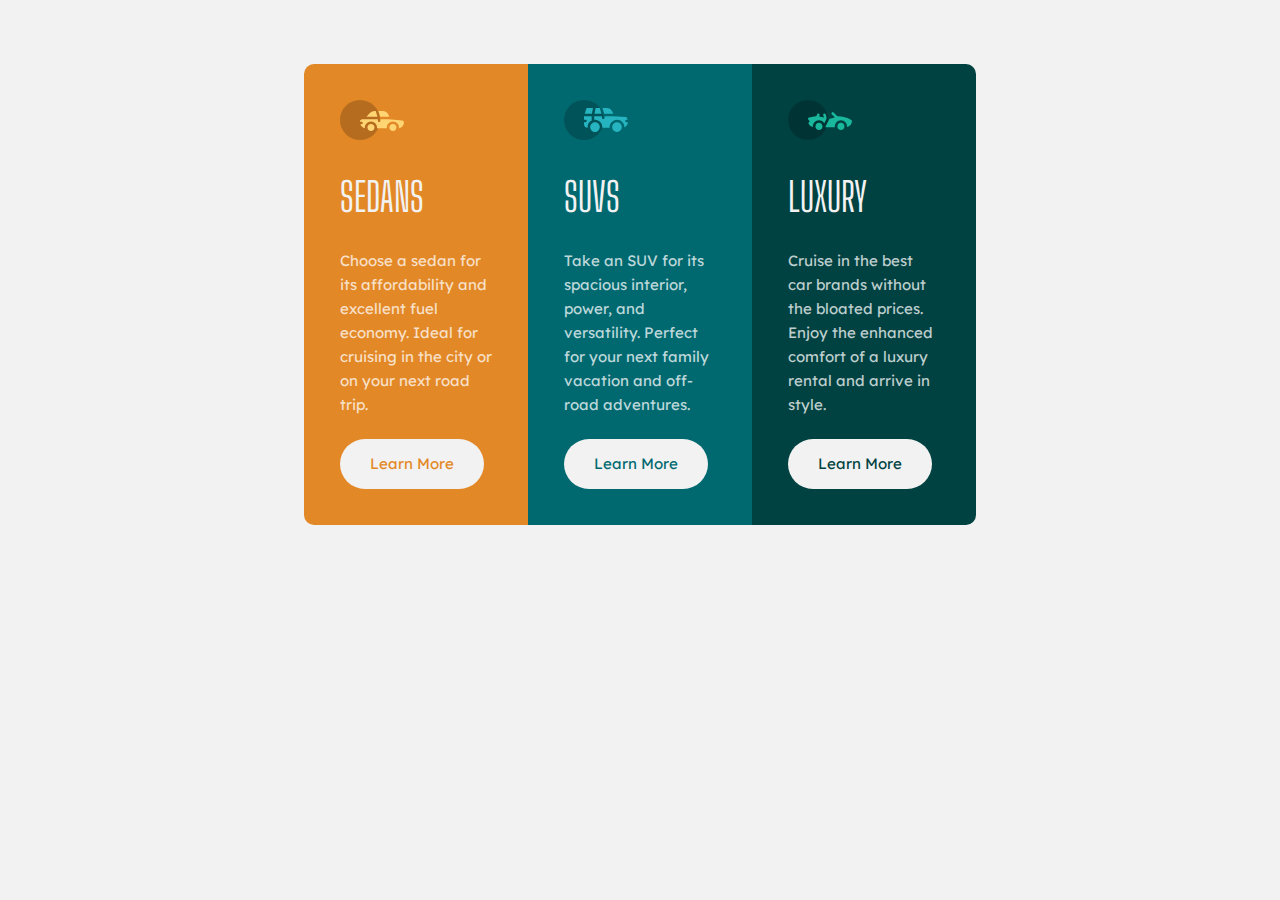
<file: index.html>
<!DOCTYPE html>
<html lang="en">
<head>
    <meta charset="UTF-8">
    <meta http-equiv="X-UA-Compatible" content="IE=edge">
    <meta name="viewport" content="width=device-width, initial-scale=1.0">
    <title>CSS Flexbox and Grid Layout</title>

    <link rel="preconnect" href="https://fonts.googleapis.com">
<link rel="preconnect" href="https://fonts.gstatic.com" crossorigin>
<link href="https://fonts.googleapis.com/css2?family=Big+Shoulders+Display:wght@700&family=Lexend+Deca&display=swap" rel="stylesheet">
<link rel="stylesheet" href="styles/style.css">

</head>
<body>
    <div class="container">
        <div class="card card-sedan">
            <div class="card-img">
                <img src="./images/icon-sedans.svg" alt="icon-sedans">
            </div>
            <div class="card-title">
                Sedans
            </div>
            <div class="card-description">
                Choose a sedan for its affordability and excellent fuel economy. 
                Ideal for cruising in the city or on your next road trip.
            </div>
            <div class="btn">
                <a class="link-sedan" href="#">Learn More</a>
            </div>
        </div>

        <div class="card card-suvs">
            <div class="card-img">
                <img src="./images/icon-suvs.svg" alt="icon-suvs">
            </div>
            <div class="card-title">
                SUVS
            </div>
            <div class="card-description">
                Take an SUV for its spacious interior, power, and versatility. 
                Perfect for your next family vacation and off-road adventures.
            </div>
            <div class="btn">
                <a class="link-suvs" href="#">Learn More</a>
            </div>
        </div>

        <div class="card card-luxury">
            <div class="card-img">
                <img src="./images/icon-luxury.svg" alt="icon-luxury">
            </div>
            <div class="card-title">
                LUXURY
            </div>
            <div class="card-description">
                Cruise in the best car brands without the bloated prices. 
                Enjoy the enhanced comfort of a luxury rental and arrive in style.
            </div>
            <div class="btn">
                <a class="link-luxury" href="#">Learn More</a>
            </div>
        </div>
    </div>

    
    
</body>
</html>
</file>
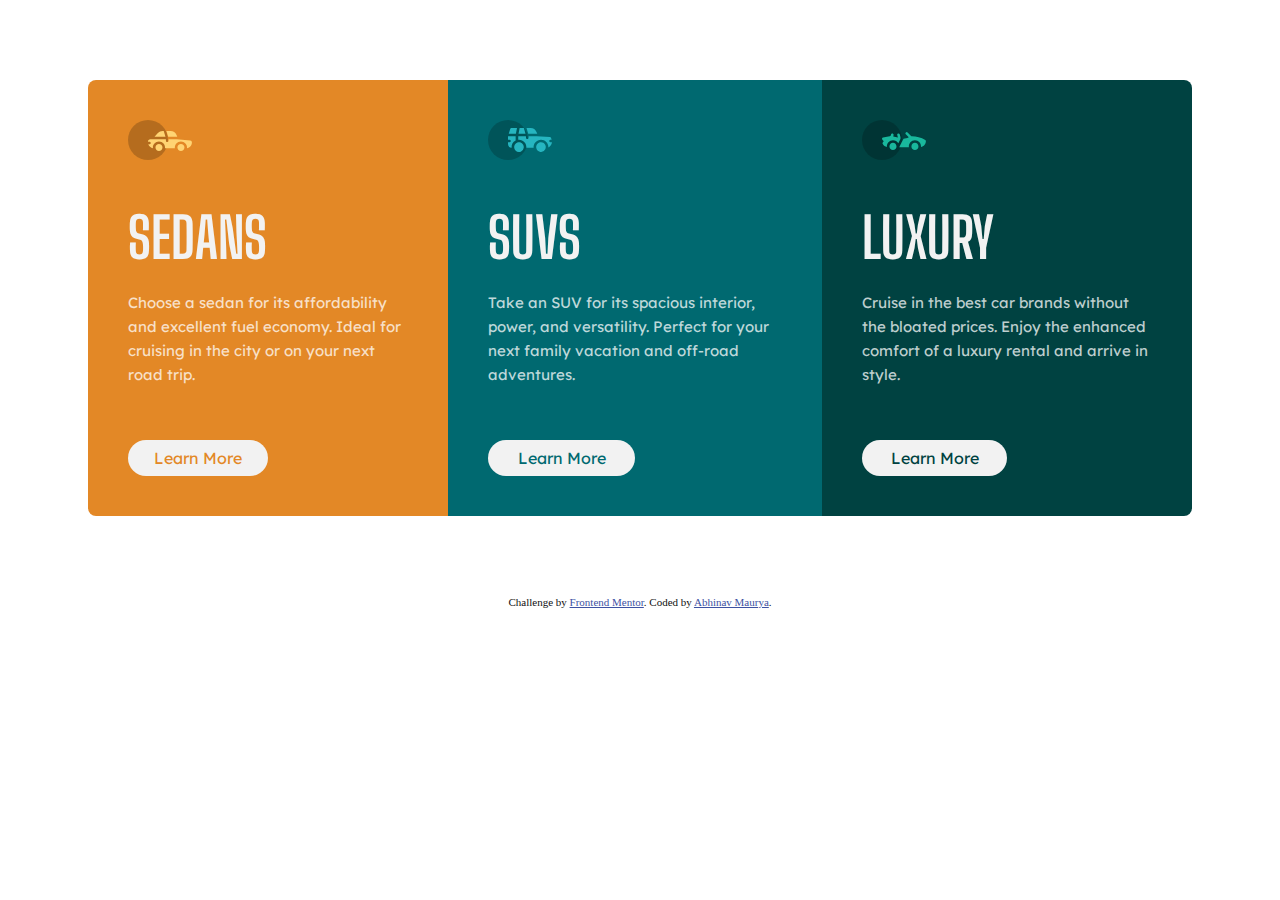
<file: _downloads_/MyTask/3-column-preview-card-component-master/index.html>
<!DOCTYPE html>
<html lang="en">
<head>
  <meta charset="UTF-8">
  <meta name="viewport" content="width=device-width, initial-scale=1.0"> <!-- displays site properly based on user's device -->

  <link rel="icon" type="image/png" sizes="32x32" href="./images/favicon-32x32.png">
  <link rel="stylesheet" href="style.css">
  
  <title>Frontend Mentor | 3-column preview card component</title>

  <style>
    .attribution { font-size: 11px; text-align: center; color: #111;}
    .attribution a { color: hsl(228, 45%, 44%); }
  </style>
</head>
<body>
  <div class="container">
    <div class="first-column">
      <svg width="64" height="40" xmlns="http://www.w3.org/2000/svg"><g fill="none" fill-rule="evenodd"><circle fill="#000" opacity=".201" cx="20" cy="20" r="20"/><path d="M52.936 24.11c1.942 0 3.517 1.542 3.517 3.445 0 1.903-1.575 3.445-3.517 3.445s-3.516-1.542-3.516-3.445c0-1.903 1.574-3.445 3.516-3.445zm-21.957 0c1.942 0 3.517 1.542 3.517 3.445 0 1.903-1.575 3.445-3.517 3.445s-3.516-1.542-3.516-3.445c0-1.903 1.574-3.445 3.516-3.445zm6.948-4.848v1.429c0 .716.61 1.293 1.348 1.259a1.295 1.295 0 001.225-1.295v-1.393h8.256l13.483 1.313c.956.093 1.676.881 1.676 1.814 0 2.89-2.126 5.303-4.926 5.819.397-3.557-2.458-6.62-6.053-6.62-3.646 0-6.504 3.14-6.039 6.723h-9.879c.466-3.588-2.397-6.722-6.039-6.722-3.595 0-6.45 3.062-6.052 6.62-2.14-.398-3.916-1.912-4.61-3.931h1.142c.731 0 1.32-.598 1.285-1.322-.033-.678-.629-1.2-1.322-1.2H20v-.251c0-1.274 1.066-2.243 2.306-2.243h15.62zM42.59 11c2.645 0 4.99 1.556 5.972 3.963l.726 1.779H40.17L38.413 11h4.178zm-6.865 0l1.758 5.741H26.505l3.357-3.654A6.502 6.502 0 0134.644 11h1.082z" fill="#FFD473" fill-rule="nonzero"/></g></svg>
      <h1 class="head">Sedans</h1>
      <div class="text-btn">
        <p class="text">Choose a sedan for its affordability and excellent fuel economy. Ideal for cruising in the city 
          or on your next road trip.</p>
        <a href="#" class="btn1">Learn More</a>
      </div>
    </div>

    <div class="second-column">
      <svg width="64" height="40" xmlns="http://www.w3.org/2000/svg"><g fill="none" fill-rule="evenodd"><circle fill="#000" opacity=".201" cx="20" cy="20" r="20"/><path d="M31.002 22.358c2.917 0 5.18 2.593 4.762 5.506a4.828 4.828 0 01-2.962 3.778 4.797 4.797 0 01-5.3-1.165c-1.188-1.26-1.235-2.613-1.263-2.613-.42-2.924 1.857-5.506 4.763-5.506zm22 0c3.457 0 5.798 3.567 4.41 6.744A4.816 4.816 0 0152.3 31.94a4.826 4.826 0 01-4.06-4.077c-.42-2.915 1.846-5.506 4.762-5.506zm-15.04-6.083v1.462a1.29 1.29 0 001.352 1.29c.693-.033 1.227-.631 1.227-1.326v-1.426h8.3l13.056.716a1.29 1.29 0 011.164.917c.27.895.446 1.477.563 1.87h-1.047c-.694 0-1.291.534-1.324 1.228a1.29 1.29 0 001.288 1.352h1.445c-.164 2.225-1.57 4.193-3.6 5.05.13-4.212-3.255-7.63-7.384-7.63-4.317 0-7.762 3.718-7.358 8.086h-7.285c.43-4.655-3.503-8.531-8.131-8.046v-3.543h7.734zm-10.312 0v4.308a7.4 7.4 0 00-4.006 7.274 3.874 3.874 0 01-3.642-3.864v-1.635h1.46a1.29 1.29 0 000-2.58h-1.461v-3.213l.003-.29h7.646zm14.986-8.196c2.65 0 5 1.592 5.984 4.055l.63 1.579a5.525 5.525 0 01-.065-.004l-.026-.002-.034-.002-.022-.002a4.178 4.178 0 00-.224-.006l-.098-.001h-.039l-.136-.001h-.052l-.326-.001H40.211L38.528 8.08zm-13.632 0l-1.122 5.616h-7.144l1.47-4.71a1.29 1.29 0 011.231-.906h5.565zm6.832 0l1.683 5.615h-7.007l1.121-5.615h4.203z" fill="#26B5C0" fill-rule="nonzero"/></g></svg>
      <h1 class="head">SUVs</h1>
      <div class="text-btn">
        <p class="text">Take an SUV for its spacious interior, power, and versatility. Perfect for your next family vacation 
          and off-road adventures.</p>
        <a href="#" class="btn2">Learn More</a>
      </div>
    </div>

    <div class="third-column">
      <svg width="64" height="40" xmlns="http://www.w3.org/2000/svg"><g fill="none" fill-rule="evenodd"><circle fill="#000" opacity=".201" cx="20" cy="20" r="20"/><path d="M30.98 22.835c1.941 0 3.516 1.604 3.516 3.583 0 1.978-1.575 3.582-3.517 3.582s-3.516-1.604-3.516-3.582c0-1.979 1.574-3.583 3.516-3.583zm21.956 0c1.942 0 3.517 1.604 3.517 3.583 0 1.978-1.575 3.582-3.517 3.582s-3.516-1.604-3.516-3.582c0-1.979 1.574-3.583 3.516-3.583zm-9.143-10.45a1.27 1.27 0 011.819 0l3.715 3.784c4.444-.115 9.7 1.142 13.964 3.753.387.237.624.664.624 1.124 0 3.006-2.126 5.514-4.926 6.05.397-3.698-2.458-6.882-6.053-6.882-3.646 0-6.504 3.264-6.039 6.99h-9.669c.76-1.544.993-2.026 1.337-2.711l.082-.162c.421-.835 1.056-2.07 2.883-5.65 1.68-.023 3.47-.408 5.247-1.403l-2.984-3.04a1.328 1.328 0 010-1.854zm-7.68 1.064c.683-.2 1.395.202 1.592.898l.749 2.652a3.46 3.46 0 01-.247 2.51l-1.733 3.395-.216.424c-1.07-1.89-3.06-3.114-5.279-3.114-3.595 0-6.45 3.184-6.052 6.885-1.832-.347-3.414-1.537-4.278-3.276a1.331 1.331 0 01.117-1.376l.955-1.303-1.325-1.295c-.751-.735-.376-2.024.64-2.231l6.614-1.346.13-.026c.092-.019.145-.03.157-.031.314-.146 1.07-.591 1.07-1.506 0-.734.592-1.327 1.316-1.31.712.016 1.268.662 1.256 1.388a4.11 4.11 0 01-.348 1.611 22.69 22.69 0 014.7 1.146l-.7-2.473a1.314 1.314 0 01.882-1.622z" fill="#19B89D" fill-rule="nonzero"/></g></svg>
      <h1 class="head">Luxury</h1>
      <div class="text-btn">
        <p class="text">Cruise in the best car brands without the bloated prices. Enjoy the enhanced comfort of a luxury 
          rental and arrive in style.</p>
        <a href="#" class="btn3">Learn More</a>
      </div>
    </div>
  </div>

  <div class="attribution">
    Challenge by <a href="https://www.frontendmentor.io?ref=challenge" target="_blank">Frontend Mentor</a>. 
    Coded by <a href="#">Abhinav Maurya</a>.
  </div>
</body>
</html>
</file>
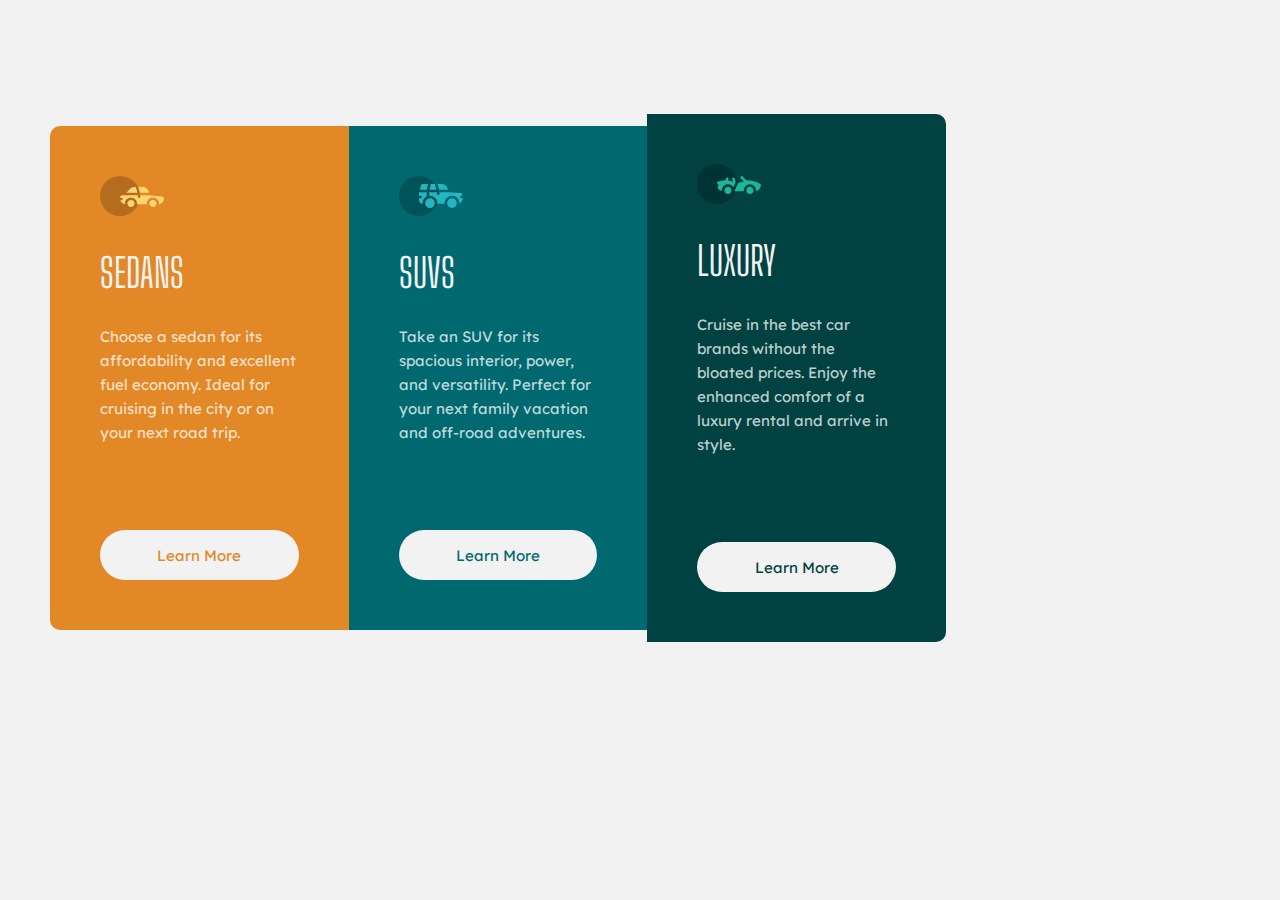
<file: grid.html>
<!DOCTYPE html>
<html lang="en">
<head>
    <meta charset="UTF-8">
    <meta http-equiv="X-UA-Compatible" content="IE=edge">
    <meta name="viewport" content="width=device-width, initial-scale=1.0">
    <title>CSS Grid Layout</title>

    <link rel="preconnect" href="https://fonts.googleapis.com">
<link rel="preconnect" href="https://fonts.gstatic.com" crossorigin>
<link href="https://fonts.googleapis.com/css2?family=Big+Shoulders+Display:wght@700&family=Lexend+Deca&display=swap" rel="stylesheet">
<link rel="stylesheet" href="styles/style2.css">

</head>
<body>
    <div class="container">
        <div class="card card-sedan">
            <div class="card-img">
                <img src="./images/icon-sedans.svg" alt="icon-sedans">
            </div>
            <div class="card-title">
                Sedans
            </div>
            <div class="card-description">
                Choose a sedan for its affordability and excellent fuel economy. 
                Ideal for cruising in the city or on your next road trip.
            </div>
            <div class="btn">
                <a class="link-sedan" href="#">Learn More</a>
            </div>
        </div>

        <div class="card card-suvs">
            <div class="card-img">
                <img src="./images/icon-suvs.svg" alt="icon-suvs">
            </div>
            <div class="card-title">
                SUVS
            </div>
            <div class="card-description">
                Take an SUV for its spacious interior, power, and versatility. 
                Perfect for your next family vacation and off-road adventures.
            </div>
            <div class="btn">
                <a class="link-suvs" href="#">Learn More</a>
            </div>
        </div>

        <div class="card card-luxury">
            <div class="card-img">
                <img src="./images/icon-luxury.svg" alt="icon-luxury">
            </div>
            <div class="card-title">
                LUXURY
            </div>
            <div class="card-description">
                Cruise in the best car brands without the bloated prices. 
                Enjoy the enhanced comfort of a luxury rental and arrive in style.
            </div>
            <div class="btn">
                <a class="link-luxury" href="#">Learn More</a>
            </div>
        </div>
    </div>

    
    
</body>
</html>
</file>
<file: styles/style.css>
/* Variables */
/* Primary */
/* $bg-1: hsl(31,77%, 52%); */
/* $bg-2: hsl(184, 100%,22%); */
/* $bg-3: hsl(179,100%,13%); */

/* Neutral */
/* $paragraphs: hsla(0, 0%, 100%, 0.75); */
/* $buttons: hsl(0, 0%, 95%); */

/* // @import "general" */

/* General styles */
* {
    margin: 0;
    padding: 0;
    box-sizing: border-box;
}

html {
    font-size: 62.5%;
}

body {
    /* font-family: 'Big Shoulders Display', cursive; */
    font-family: 'Lexend Deca', sans-serif;
    background-color: hsl(0, 0%, 95%);

    display: flex;
    align-items: center;
    justify-content: center;
    
    
}

.container {
    display: flex;
    /* flex-direction: column; */
    align-items: center;
    padding-top: 5%;
    justify-content: center;
}

a {
    text-decoration: none;
}

/* Media 1440 Check */
/* @media screen and (min-width:1440px) {} */


.container {
    flex-direction: row;
    min-height: 100%;
    width: 70%;
}
.card {
    padding: 5rem;
}



/* card Style */
.card {
    width: 25%;
    padding: 4%;

    /* width: 30%;
    padding: 5%; */


}

.card:first-child {
    /* border-radius: 0.5rem 0.5rem 0 0; */
    border-radius: 1rem 0 0 1rem;
}

.card:last-child {
    /* border-radius: 0 0 0.5rem 0.5rem; */
    border-radius: 0 1rem 1rem 0;
}



.card-title {
    padding-top: 3rem;
    padding-bottom: 2.8rem;
    font-size: 4rem;
    font-family: 'Big Shoulders Display', cursive;
    color: hsl(0, 0%, 95%);
    text-transform: uppercase;
}

.card-description {
    color: hsla(0, 0%, 100%, 0.75);
    line-height: 2.4rem;
    font-size: 1.5rem;
}

.card-sedan {
    background-color: hsl(31,77%, 52%);
}

.card-suvs {
    background-color: hsl(184, 100%,22%);
}

.card-luxury {
    background-color: hsl(179,100%,13%);
}

.btn {
    background-color: hsl(0, 0%, 95%);
    height: 5rem;
    border-radius: 5rem;
    display: inline-flex;
    align-items: center;
    justify-content: center;
    margin-top: 2.2rem;
    /* margin-top: 8.5rem; */
    cursor: pointer;
    transition: all 0.25s ease;
}

a {
    padding: 0 3rem;
    font-size: 1.5rem;
}

.btn:hover {
    background: none;
    border: 2px solid hsl(0, 0%, 95%);
}

.link-sedan:hover, .link-suvs:hover, .link-luxury:hover {
    color: hsl(0, 0%, 95%);
}



.link-sedan {
    color: hsl(31,77%, 52%)
}

.link-suvs {
    color: hsl(184, 100%,22%);
}
    
.link-luxury {
    color: hsl(179,100%,13%);
}
</file>
<file: _downloads_/MyTask/3-column-preview-card-component-master/style.css>
@import url(https://fonts.googleapis.com/css?family=Lexend+Deca:regular);
@import url(https://fonts.googleapis.com/css?family=Big+Shoulders+Display:100,300,regular,500,600,700,800,900);

*{
    box-sizing: border-box;
}
:root{
    --brightOrange: hsl(31, 77%, 52%);
    --darkCyan: hsl(184, 100%, 22%);
    --veryDarkCyan: hsl(179, 100%, 13%);
    --transparentWhite: hsla(0, 0%, 100%, 0.75);
    --veryLightGray: hsl(0, 0%, 95%);
}
html{
    height: auto;
}
body{
    background-color: var(--transparentWhite);
    color: var(--veryLightGray);
}
.container{
    position: relative;
    display: flex;
    flex-direction: row;
    align-content: center;
    margin: 5rem;
    height: auto;
    border-radius: 0.5rem;
}
.first-column{
    background-color: var(--brightOrange);
    padding: 2.5rem;
    min-width:30%;
    overflow: hidden;
    border-top-left-radius: 0.5rem;
    border-bottom-left-radius: 0.5rem;
}
.head{
    font-family: 'Big Shoulders Display';
    font-size: 3.5rem;
    text-transform: uppercase;
    color: var(--veryLightGray);
    font-weight: 700;
    margin: 2.5rem 0 0 0;
}
.text-btn{
    margin: 0.3rem 0 0 0;
    font-family: 'Lexend Deca';
    display: flex;
    min-height: 200px;
    flex-direction: column;
    justify-content: space-between;
    position: relative;
    overflow: hidden;
}
.text{
    font-size: 15px;
    font-weight: 400;
    line-height: 1.5rem;
    color: var(--transparentWhite);
}
.btn1:hover{
    cursor: pointer;
    background-color: var(--brightOrange);
    color: var(--transparentWhite);
    border: 2px solid var(--veryLightGray);
}
.btn1{
    display: block;
    width: 50%;
    text-align: center;
    text-decoration: none;
    color: var(--brightOrange);
    padding: 0.5rem;
    border-radius: 3rem;
    background-color: var(--veryLightGray);
    transition: background-color 0.5s;
}
.second-column{
    background-color: var(--darkCyan);
    padding: 2.5rem;
    min-width:30%;
    overflow: hidden;
}
.btn2{
    display: block;
    width: 50%;
    text-align: center;
    text-decoration: none;
    color: var(--darkCyan);
    padding: 0.5rem;
    border-radius: 3rem;
    background-color: var(--veryLightGray);
    transition: background-color 0.5s;
}
.btn2:hover{
    cursor: pointer;
    background-color: var(--darkCyan);
    color: var(--transparentWhite);
    border: 2px solid var(--veryLightGray);
}
.third-column{
    background-color: var(--veryDarkCyan);
    padding: 2.5rem;
    min-width:30%;
    overflow: hidden;
    border-top-right-radius: 0.5rem;
    border-bottom-right-radius: 0.5rem;
}
.btn3{
    display: block;
    width: 50%;
    text-align: center;
    text-decoration: none;
    color: var(--veryDarkCyan);
    padding: 0.5rem;
    border-radius: 3rem;
    background-color: var(--veryLightGray);
    transition: background-color 0.5s;
}
.btn3:hover{
    cursor: pointer;
    background-color: var(--veryDarkCyan);
    color: var(--transparentWhite);
    border: 2px solid var(--veryLightGray);
}
@media only screen and (max-width:900px){
    .container{
        display: flex;
        flex-direction: column;
        margin: 1rem;
        height: auto;
    }
    .first-column{
        border-top-left-radius: 0.5rem;
        border-top-right-radius: 0.5rem;
        border-bottom-left-radius: 0;
    }
    .third-column{
        border-bottom-left-radius: 0.5rem;
        border-bottom-right-radius: 0.5rem;
        border-top-right-radius: 0;
    }
}
</file>
<file: styles/style2.css>
* {
    margin: 0;
    padding: 0;
    box-sizing: border-box;
}


html {
    font-size: 62.5%;
}

body {
    /* font-family: 'Big Shoulders Display', cursive; */
    font-family: 'Lexend Deca', sans-serif;
    background-color: hsl(0, 0%, 95%);

    display: grid;
    grid-template-columns: auto auto auto;
    align-items: center;
    justify-content: center;
    
    
}

.container {
    display: grid;
    grid-template-columns: auto auto auto;
    /* flex-direction: column; */
    align-items: center;
    padding-top: 5%;
    justify-content: center;
    margin: 50px;
}

a {
    text-decoration: none;
}

  .container {
    /* flex-direction: row; */
    min-height: 100%;
    width: 70%;
}


  .card {
    padding: 5rem;
}



/* card Style */
/* .card { */
    /* width: 25%;
    padding: 4%; */

    /* width: 30%;
    padding: 5%; */


/* } */

.card:first-child {
    /* border-radius: 0.5rem 0.5rem 0 0; */
    border-radius: 1rem 0 0 1rem;
}

.card:last-child {
    /* border-radius: 0 0 0.5rem 0.5rem; */
    border-radius: 0 1rem 1rem 0;
}



.card-title {
    padding-top: 3rem;
    padding-bottom: 2.8rem;
    font-size: 4rem;
    font-family: 'Big Shoulders Display', cursive;
    color: hsl(0, 0%, 95%);
    text-transform: uppercase;
}

.card-description {
    color: hsla(0, 0%, 100%, 0.75);
    line-height: 2.4rem;
    font-size: 1.5rem;
}


  .card-sedan {
    background-color: hsl(31,77%, 52%);
}

.card-suvs {
    background-color: hsl(184, 100%,22%);
}

.card-luxury {
    background-color: hsl(179,100%,13%);
}

.btn {
    background-color: hsl(0, 0%, 95%);
    height: 5rem;
    border-radius: 5rem;
    display: grid;
    grid-template-columns: auto auto auto;
    align-items: center;
    justify-content: center;
    /* margin-top: 2.2rem; */
    margin-top: 8.5rem;
    cursor: pointer;
    transition: all 0.25s ease;
}

a {
    padding: 0 3rem;
    font-size: 1.5rem;
}

.btn:hover {
    background: none;
    border: 2px solid hsl(0, 0%, 95%);
}

.link-sedan:hover, .link-suvs:hover, .link-luxury:hover {
    color: hsl(0, 0%, 95%);
}



.link-sedan {
    color: hsl(31,77%, 52%)
}

.link-suvs {
    color: hsl(184, 100%,22%);
}
    
.link-luxury {
    color: hsl(179,100%,13%);
}
</file>
